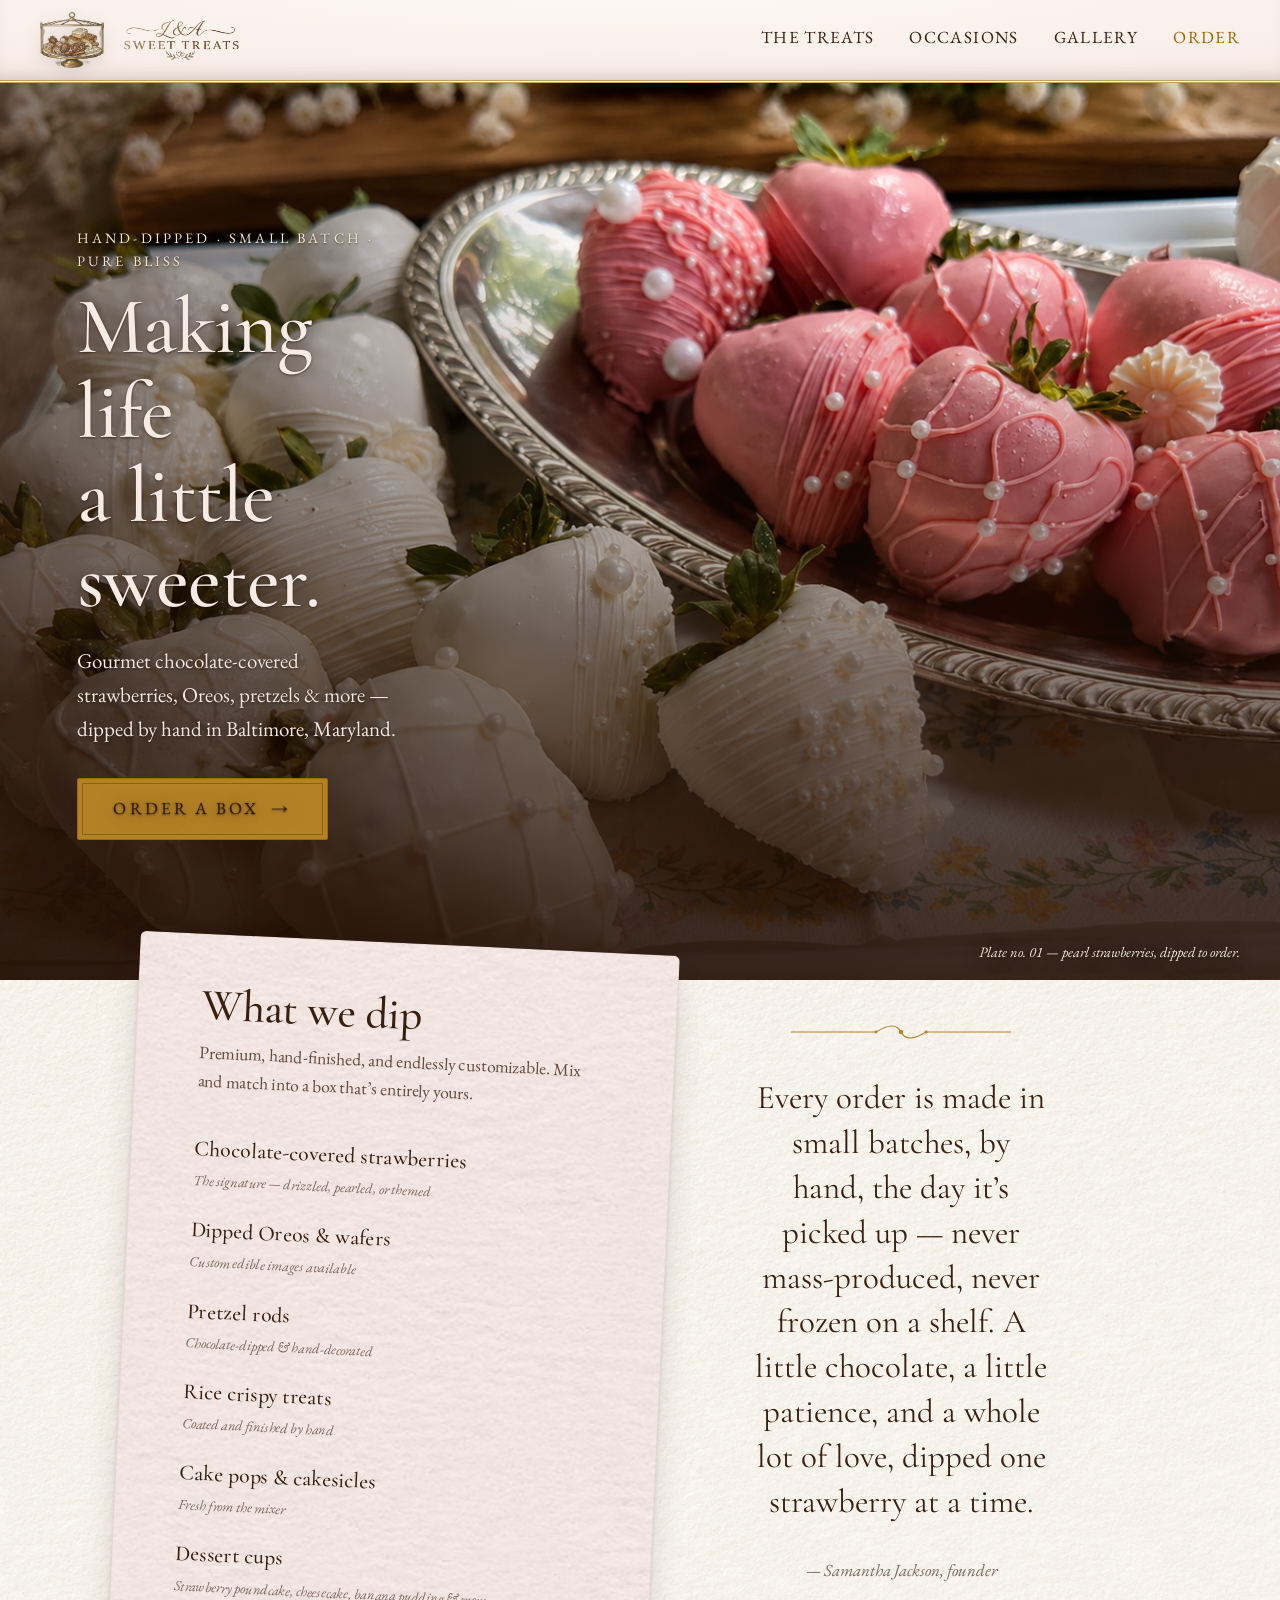
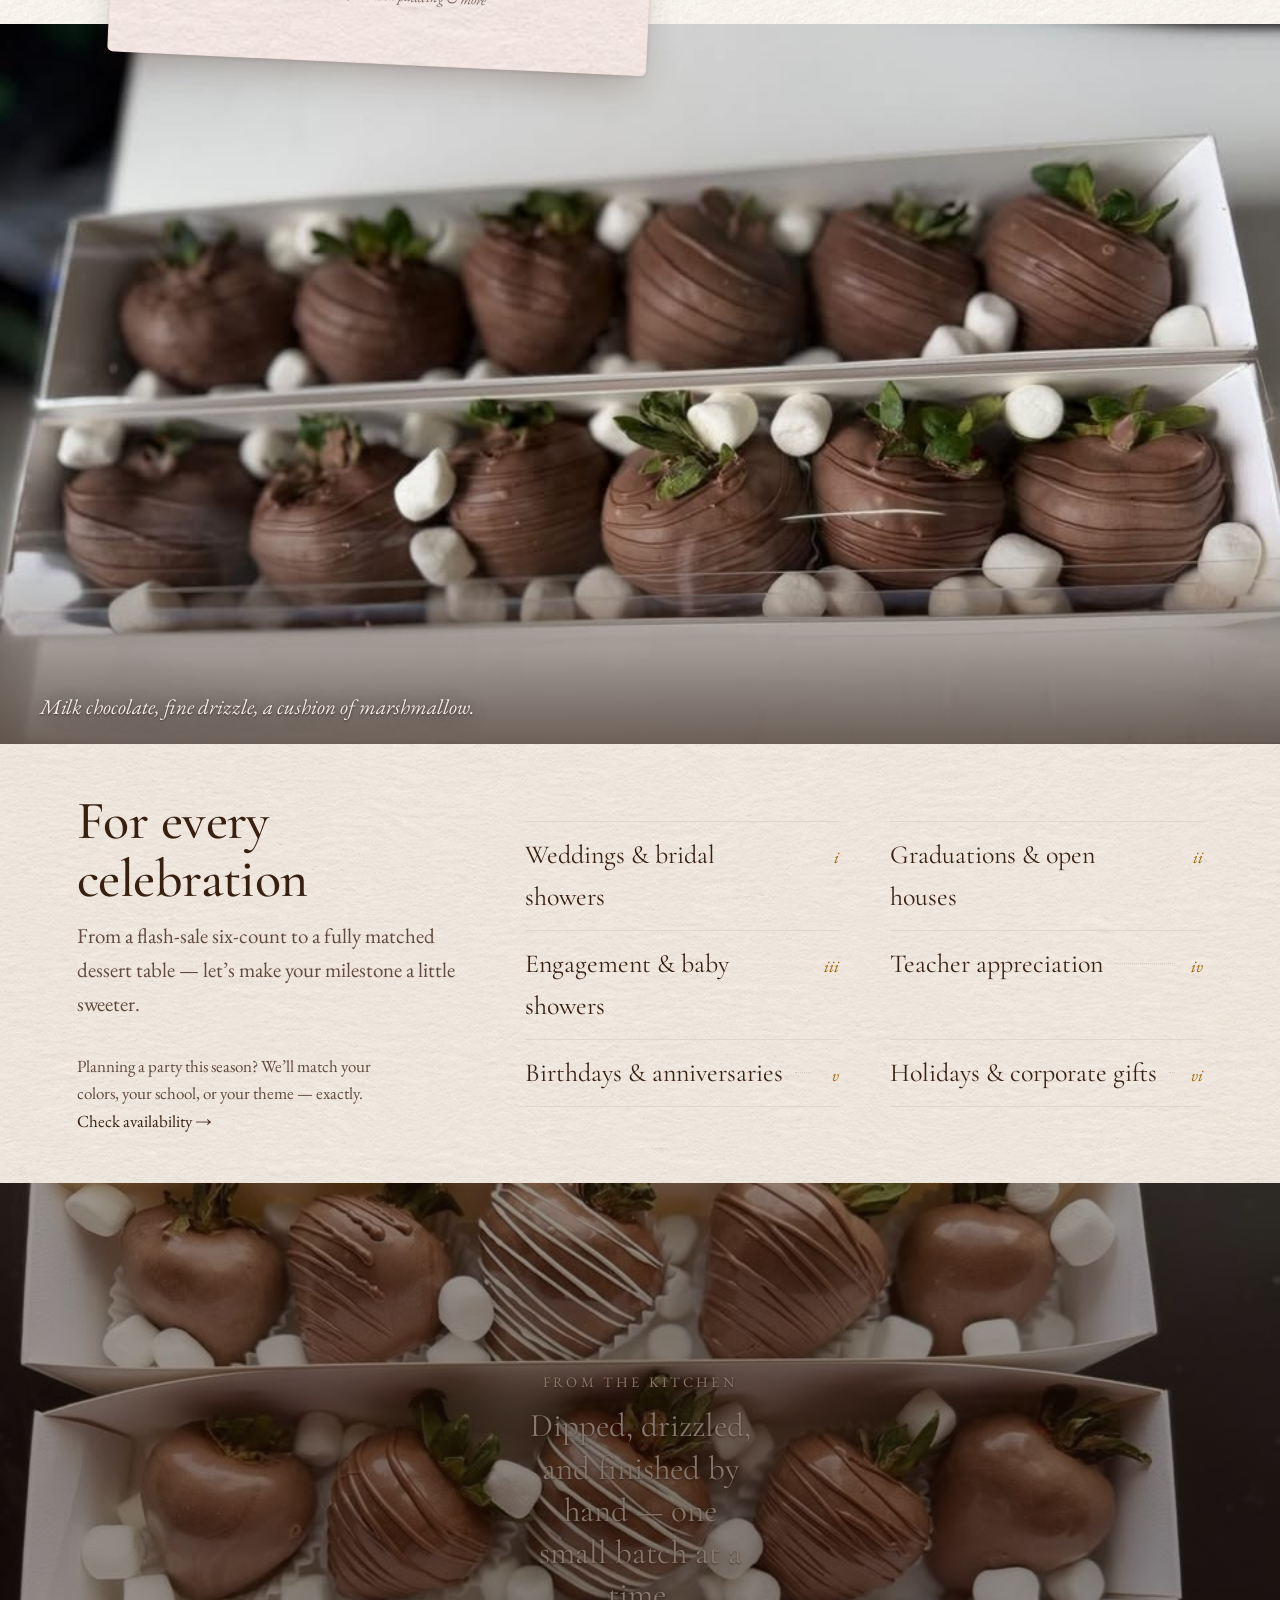
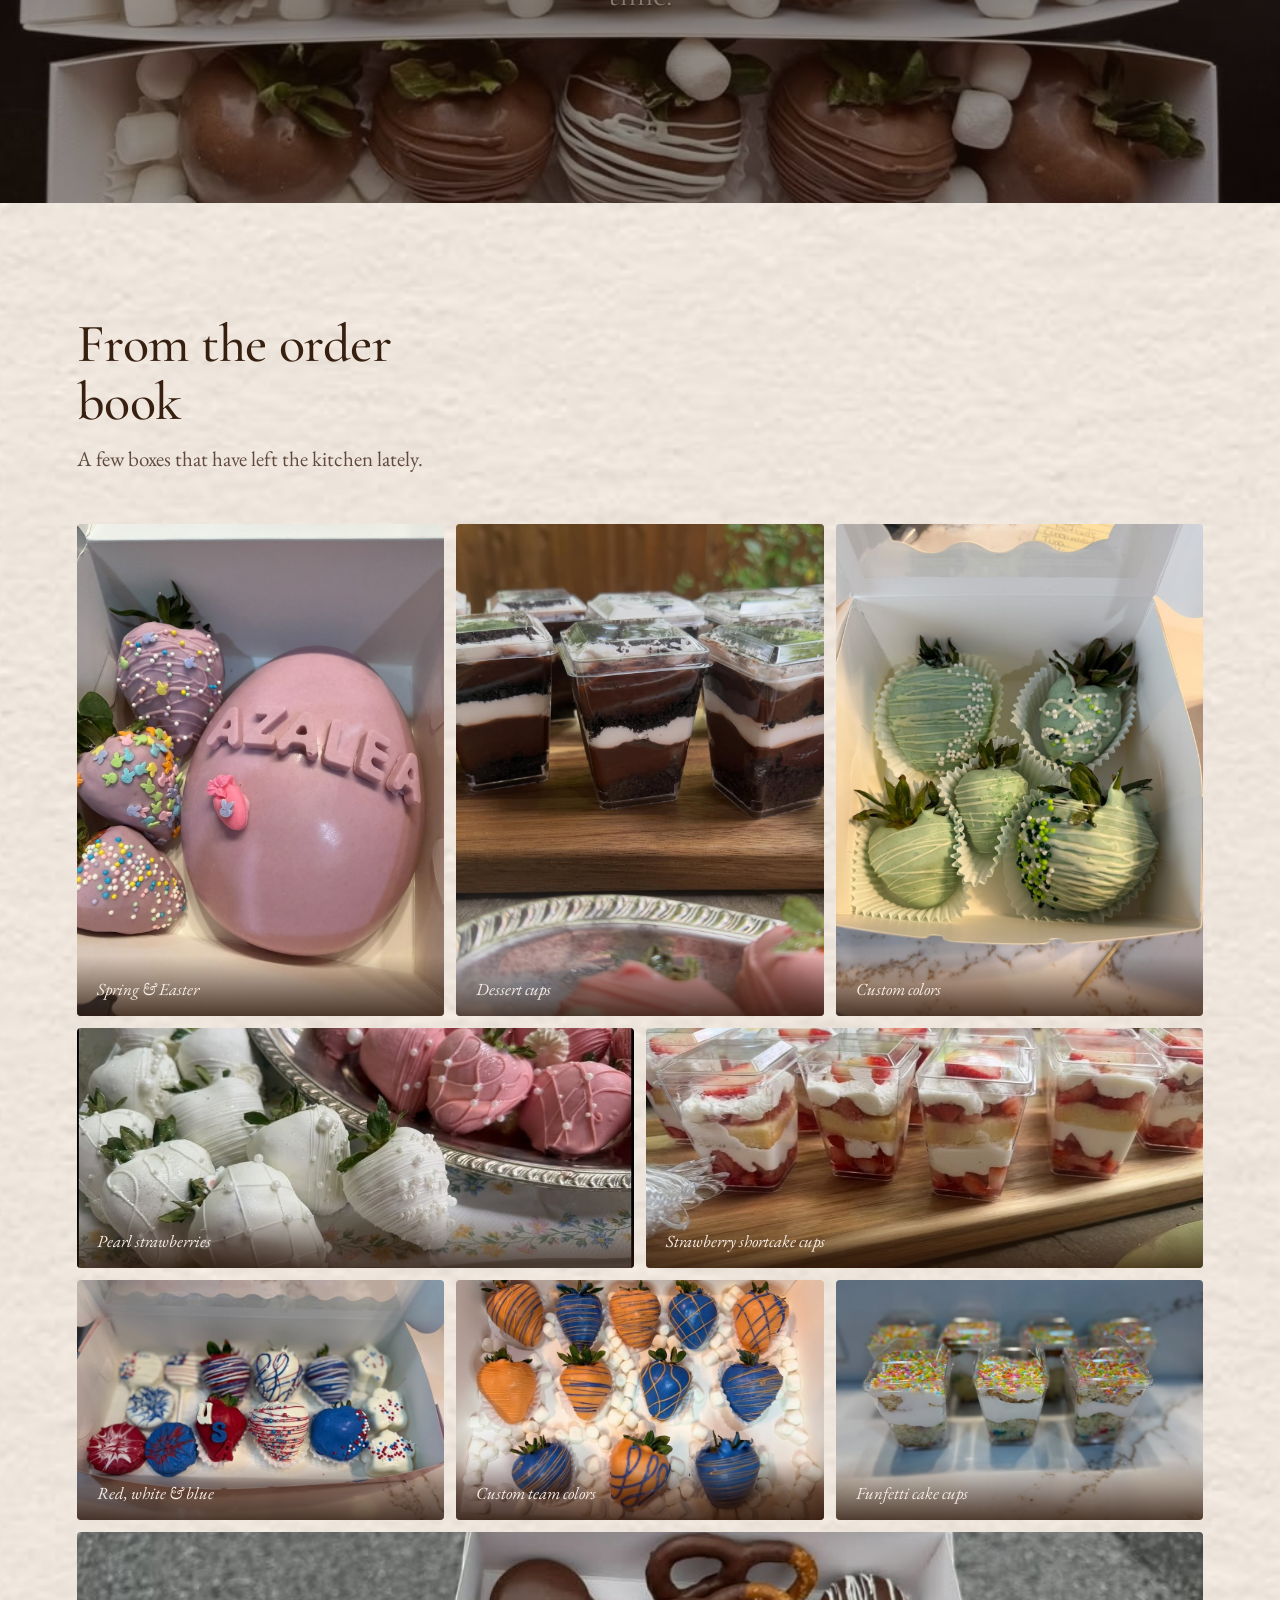
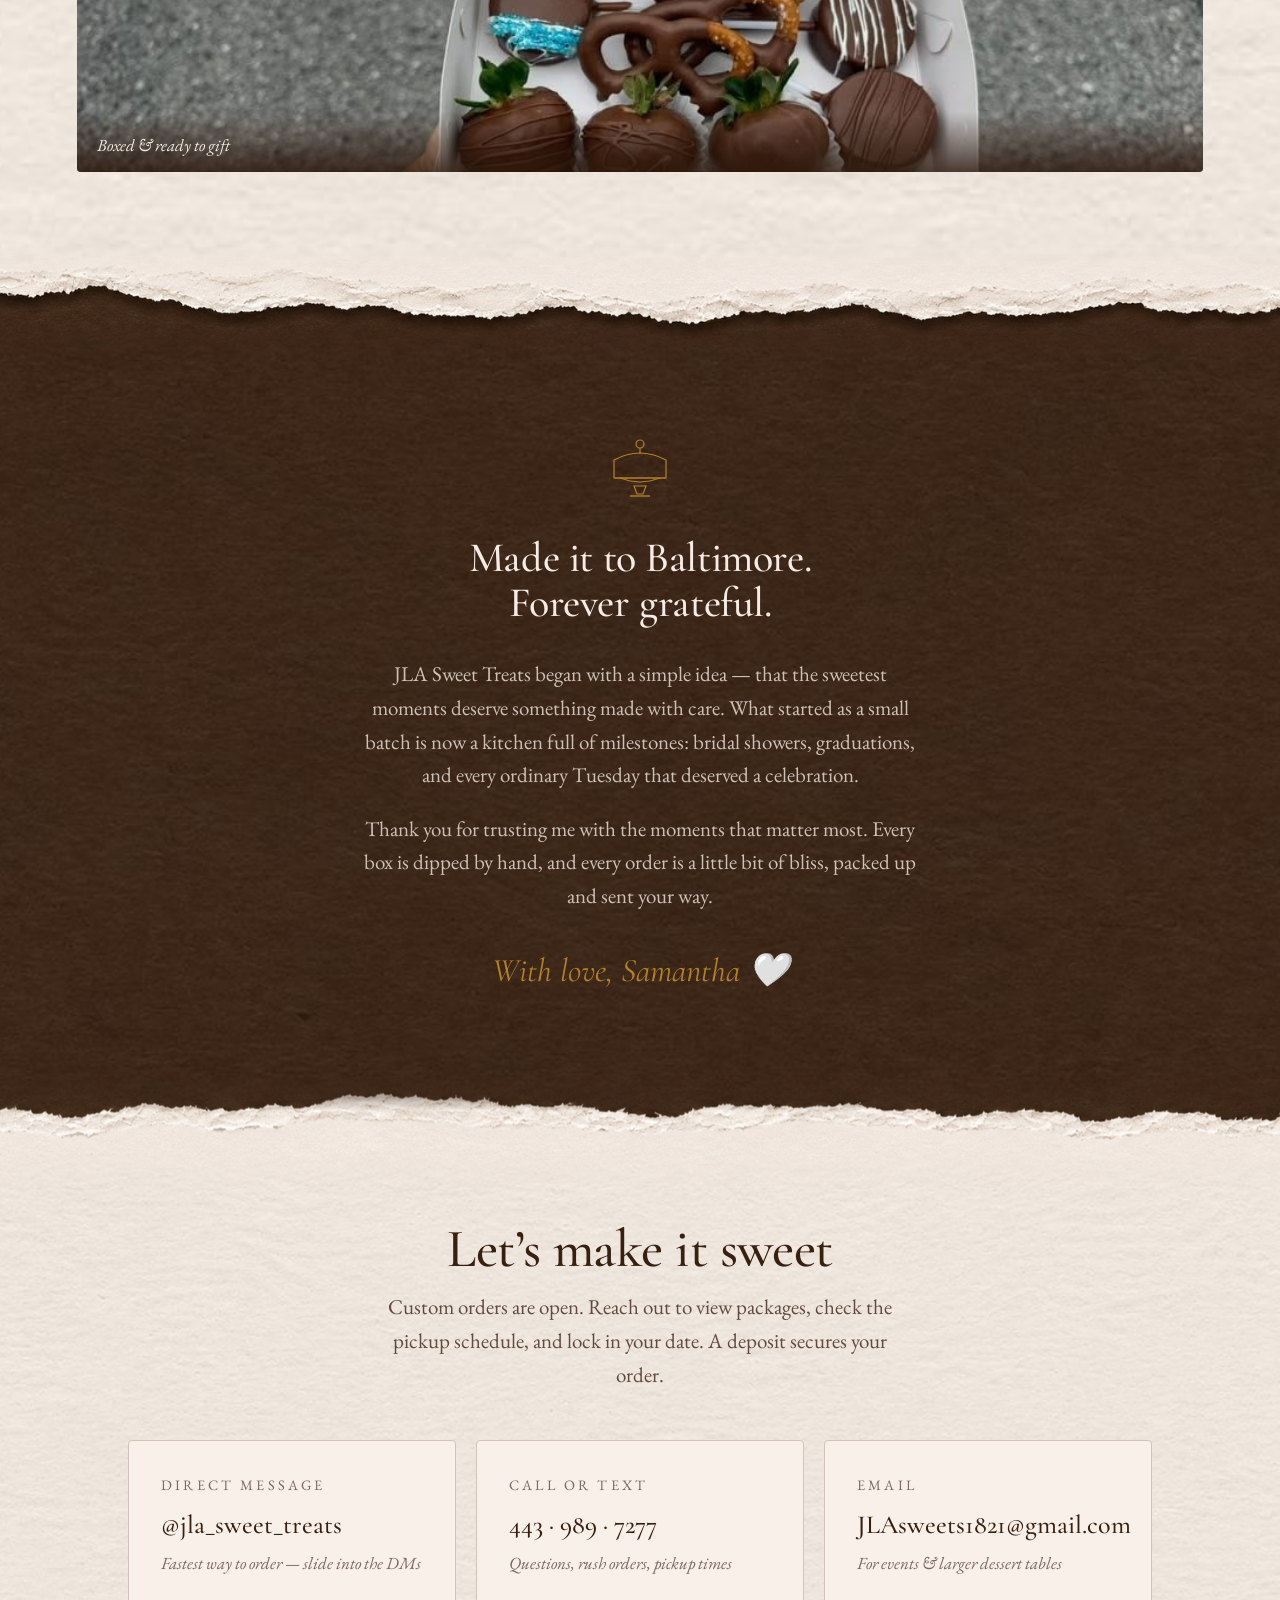
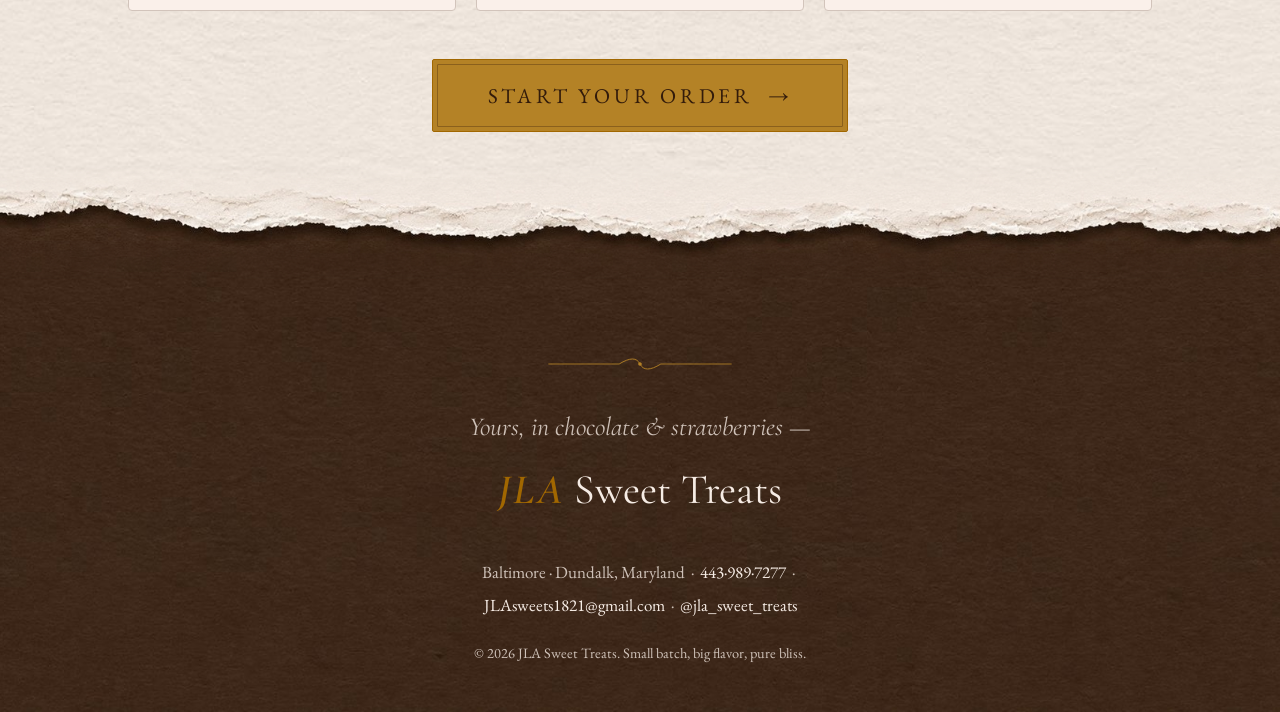
<file: site/index.html>
<!DOCTYPE html>
<html lang="en">
<head>
  <meta charset="UTF-8" />
  <meta name="viewport" content="width=device-width, initial-scale=1.0" />
  <title>JLA Sweet Treats · Hand-dipped gourmet treats in Baltimore, MD</title>
  <meta name="description" content="JLA Sweet Treats by Samantha Jackson — small-batch, hand-dipped chocolate strawberries, Oreos, pretzels, cake pops & dessert cups in Baltimore, Maryland. Custom orders for every celebration." />

  <link rel="icon" type="image/png" href="assets/new-favicon.png" />
  <link rel="apple-touch-icon" href="assets/new-favicon.png" />
  <link rel="preconnect" href="https://fonts.googleapis.com" />
  <link rel="preconnect" href="https://fonts.gstatic.com" crossorigin />
  <link href="https://fonts.googleapis.com/css2?family=Caveat:wght@500;700&family=Cormorant+Garamond:wght@400;500;600;700&family=EB+Garamond:ital,wght@0,400;0,500;1,400&display=swap" rel="stylesheet" />

  <link rel="preload" as="image" href="assets/header.png" fetchpriority="high" />
  <link rel="stylesheet" href="css/tokens.css" />
  <link rel="stylesheet" href="css/styles.css" />
</head>
<body>

  <a class="skip-link" href="#main">Skip to content</a>

  <!-- ============ NAV · N6 masthead (mobile) → compact sticky bar (desktop) ============ -->
  <header class="masthead" role="banner">
    <p class="masthead__issue">
      <span class="masthead__place">Baltimore · Dundalk, Maryland</span><span class="masthead__sep"> — </span><span class="masthead__tag">small batches, big flavor</span>
    </p>
    <a class="masthead__brand" href="#top" aria-label="JLA Sweet Treats — home">
      <img class="brand-full" src="assets/mobile-logo.png" alt="JLA Sweet Treats" width="634" height="553" fetchpriority="high" />
      <img class="brand-dome" src="assets/logo-semil-t.png" alt="" width="385" height="337" />
      <img class="brand-name" src="assets/logo-name-t.png" alt="JLA Sweet Treats" width="447" height="155" />
    </a>
    <nav class="masthead__nav" aria-label="Primary">
      <a href="#treats">The Treats</a>
      <a href="#occasions">Occasions</a>
      <a href="#gallery">Gallery</a>
      <a href="#order" class="masthead__cta">Order</a>
    </nav>
  </header>

  <main id="main">
    <span id="top"></span>

    <!-- ============ HERO · H6 Photographic fold ============ -->
    <section class="hero" aria-labelledby="hero-title">
      <img class="hero__img" src="assets/header.png"
           alt="White and pink chocolate-dipped strawberries finished with sugar pearls, arranged on a silver tray and a floral-lined platter."
           fetchpriority="high" width="1672" height="941" />
      <div class="hero__scrim" aria-hidden="true"></div>
      <div class="hero__copy">
        <p class="hero__eyebrow">Hand-dipped · Small batch · Pure bliss</p>
        <h1 class="hero__title" id="hero-title">Making life<br />a little sweeter.</h1>
        <p class="hero__lede">Gourmet chocolate-covered strawberries, Oreos, pretzels &amp; more —
          dipped by hand in Baltimore, Maryland.</p>
        <a class="btn btn--gold" href="#order">Order a box<span class="btn__arrow" aria-hidden="true">→</span></a>
      </div>
      <p class="hero__caption">Plate no.&nbsp;01 — pearl strawberries, dipped to order.</p>
    </section>

    <!-- ============ THE TABLE · founder note (left) + "What we dip" card slid across it ============ -->
    <section class="table treats--dots reveal" id="treats" aria-labelledby="treats-title">
      <div class="table__inner">
      <div class="lede-band">
      <span class="ornament ornament--flourish" aria-hidden="true">
        <svg viewBox="0 0 240 24" width="240" height="24" role="img" aria-label="">
          <path d="M10 12 H95 M230 12 H145" stroke="currentColor" stroke-width="1" fill="none"/>
          <path d="M95 12 C108 4 116 4 120 12 C124 20 132 20 145 12" stroke="currentColor" stroke-width="1.1" fill="none"/>
          <circle cx="120" cy="12" r="2.2" fill="currentColor"/>
          <circle cx="95" cy="12" r="1.4" fill="currentColor"/>
          <circle cx="145" cy="12" r="1.4" fill="currentColor"/>
        </svg>
      </span>
      <p class="lede-band__text">
        Every order is made in small batches, by hand, the day it&rsquo;s picked up — never
        mass-produced, never frozen on a shelf. A little chocolate, a little patience, and a
        whole lot of love, dipped one strawberry at a time.
      </p>
      <p class="lede-band__sign">— Samantha Jackson, founder</p>
      </div><!-- /.lede-band -->

      <div class="treats__panel">
      <div class="treats__card">
      <button type="button" class="treats__close" data-wwd-close aria-label="Close menu">&times;</button>
      <div class="section-head">
        <h2 class="section-head__title" id="treats-title">What we dip</h2>
        <p class="section-head__sub">Premium, hand-finished, and endlessly customizable.
          Mix and match into a box that&rsquo;s entirely yours.</p>
      </div>

      <ol class="menu">
        <li class="menu__row">
          <span class="menu__name">Chocolate-covered strawberries</span>
          <span class="menu__dots" aria-hidden="true"></span>
          <span class="menu__note">The signature — drizzled, pearled, or themed</span>
        </li>
        <li class="menu__row">
          <span class="menu__name">Dipped Oreos &amp; wafers</span>
          <span class="menu__dots" aria-hidden="true"></span>
          <span class="menu__note">Custom edible images available</span>
        </li>
        <li class="menu__row">
          <span class="menu__name">Pretzel rods</span>
          <span class="menu__dots" aria-hidden="true"></span>
          <span class="menu__note">Chocolate-dipped &amp; hand-decorated</span>
        </li>
        <li class="menu__row">
          <span class="menu__name">Rice crispy treats</span>
          <span class="menu__dots" aria-hidden="true"></span>
          <span class="menu__note">Coated and finished by hand</span>
        </li>
        <li class="menu__row">
          <span class="menu__name">Cake pops &amp; cakesicles</span>
          <span class="menu__dots" aria-hidden="true"></span>
          <span class="menu__note">Fresh from the mixer</span>
        </li>
        <li class="menu__row">
          <span class="menu__name">Dessert cups</span>
          <span class="menu__dots" aria-hidden="true"></span>
          <span class="menu__note">Strawberry poundcake, cheesecake, banana pudding &amp; more</span>
        </li>
      </ol>
      </div><!-- /.treats__card -->
      <img class="treats__hint" src="assets/taptosee.png" alt="Tap to see what we dip" width="289" height="156" />
      </div><!-- /.treats__panel -->
      </div><!-- /.table__inner -->
    </section>

    <!-- ============ PHOTO FOLD ============ -->
    <section class="photo-fold reveal" aria-label="Milk chocolate strawberries">
      <img class="photo-fold__img" src="assets/photofold-choc.jpg"
           alt="Two boxes of milk-chocolate-dipped strawberries with fine drizzle, tucked among mini marshmallows."
           loading="lazy" width="960" height="720" />
      <p class="photo-fold__caption">Milk chocolate, fine drizzle, a cushion of marshmallow.</p>
    </section>

    <!-- ============ OCCASIONS ============ -->
    <section class="occasions" id="occasions" aria-labelledby="occasions-title">
      <div class="occasions__layout reveal">

        <div class="occasions__intro">
          <h2 class="section-head__title" id="occasions-title">For every celebration</h2>
          <p class="section-head__sub">From a flash-sale six-count to a fully matched dessert table —
            let&rsquo;s make your milestone a little sweeter.</p>
          <p class="occasions__note">
            Planning a party this season? We&rsquo;ll match your colors, your school, or your
            theme — exactly.<br />
            <a class="link" href="#order">Check availability →</a>
          </p>
        </div>

        <ol class="occasions__list">
          <li class="occasion"><span class="occasion__label">Weddings &amp; bridal showers</span><span class="occasion__lead" aria-hidden="true"></span><span class="occasion__no">i</span></li>
          <li class="occasion"><span class="occasion__label">Graduations &amp; open houses</span><span class="occasion__lead" aria-hidden="true"></span><span class="occasion__no">ii</span></li>
          <li class="occasion"><span class="occasion__label">Engagement &amp; baby showers</span><span class="occasion__lead" aria-hidden="true"></span><span class="occasion__no">iii</span></li>
          <li class="occasion"><span class="occasion__label">Teacher appreciation</span><span class="occasion__lead" aria-hidden="true"></span><span class="occasion__no">iv</span></li>
          <li class="occasion"><span class="occasion__label">Birthdays &amp; anniversaries</span><span class="occasion__lead" aria-hidden="true"></span><span class="occasion__no">v</span></li>
          <li class="occasion"><span class="occasion__label">Holidays &amp; corporate gifts</span><span class="occasion__lead" aria-hidden="true"></span><span class="occasion__no">vi</span></li>
        </ol>

      </div>
    </section>

    <!-- ============ PROCESS · video band ============ -->
    <section class="process reveal" aria-label="In the kitchen">
      <video class="process__video" autoplay muted loop playsinline preload="metadata"
             poster="assets/poster-choc.jpg">
        <source src="assets/process.mp4" type="video/mp4" />
      </video>
      <div class="process__copy">
        <p class="process__eyebrow">From the kitchen</p>
        <p class="process__line">Dipped, drizzled, and finished by hand —
          one small batch at a time.</p>
      </div>
    </section>

    <!-- ============ GALLERY ============ -->
    <section class="gallery" id="gallery" aria-labelledby="gallery-title">
      <div class="section-head reveal">
        <h2 class="section-head__title" id="gallery-title">From the order book</h2>
        <p class="section-head__sub">A few boxes that have left the kitchen lately.</p>
      </div>

      <div class="gallery__grid reveal">
        <figure class="gallery__item gallery__item--pa">
          <img src="assets/gallery-easter.jpg" loading="lazy" width="1206" height="1608"
               alt="Pastel pink Easter strawberries with bunny sprinkles beside a hand-stamped chocolate egg." />
          <figcaption>Spring &amp; Easter</figcaption>
        </figure>
        <figure class="gallery__item gallery__item--pb">
          <img src="assets/gallery-oreocups.jpg" loading="lazy" width="1080" height="1438"
               alt="Layered chocolate-and-Oreo dessert cups lined up on a wooden board." />
          <figcaption>Dessert cups</figcaption>
        </figure>
        <figure class="gallery__item gallery__item--pc">
          <img src="assets/gallery-green.jpg" loading="lazy" width="1206" height="1608"
               alt="Sage-green dipped strawberries drizzled and finished with white and green pearls." />
          <figcaption>Custom colors</figcaption>
        </figure>
        <figure class="gallery__item gallery__item--la">
          <img src="assets/gallery-pearl.jpg" loading="lazy" width="960" height="714"
               alt="Pink and white chocolate-dipped strawberries finished with sugar pearls on a silver tray." />
          <figcaption>Pearl strawberries</figcaption>
        </figure>
        <figure class="gallery__item gallery__item--lb">
          <img src="assets/gallery-shortcake.jpg" loading="lazy" width="960" height="717"
               alt="Strawberry shortcake dessert cups layered with cream, sponge cake, and fresh strawberries." />
          <figcaption>Strawberry shortcake cups</figcaption>
        </figure>
        <figure class="gallery__item gallery__item--lc">
          <img src="assets/gallery-patriotic.jpg" loading="lazy" width="960" height="720"
               alt="Red, white, and blue dipped strawberries and Oreos with stars in a patriotic box." />
          <figcaption>Red, white &amp; blue</figcaption>
        </figure>
        <figure class="gallery__item gallery__item--ld">
          <img src="assets/gallery-team.jpg" loading="lazy" width="960" height="720"
               alt="Blue and orange dipped strawberries drizzled in team colors among mini marshmallows." />
          <figcaption>Custom team colors</figcaption>
        </figure>
        <figure class="gallery__item gallery__item--le">
          <img src="assets/gallery-funfetti.jpg" loading="lazy" width="960" height="721"
               alt="Funfetti cake cups layered with vanilla cake, cream, and rainbow nonpareil sprinkles." />
          <figcaption>Funfetti cake cups</figcaption>
        </figure>
        <figure class="gallery__item gallery__item--lf">
          <img src="assets/gallery-lifestyle.jpg" loading="lazy" width="960" height="720"
               alt="A hand holding a window box of milk-chocolate strawberries, dipped Oreos, and a chocolate pretzel." />
          <figcaption>Boxed &amp; ready to gift</figcaption>
        </figure>
      </div>
    </section>

    <!-- paper tear: cream → brown -->
    <div class="seam seam--cream-brown" aria-hidden="true"><img src="assets/upper-transtion.jpg" alt="" width="1700" height="226" /></div>

    <!-- ============ FOUNDER NOTE · textured brown band ============ -->
    <section class="founder reveal" aria-labelledby="founder-title">
      <span class="ornament ornament--dome" aria-hidden="true">
        <svg viewBox="0 0 80 70" width="80" height="70" role="img" aria-label="">
          <path d="M40 6 a4 4 0 0 1 0 8 a4 4 0 0 1 0 -8 Z M40 14 V20" stroke="currentColor" stroke-width="1.2" fill="none"/>
          <path d="M14 26 Q40 12 66 26 V44 H14 Z" stroke="currentColor" stroke-width="1.2" fill="none"/>
          <line x1="14" y1="44" x2="66" y2="44" stroke="currentColor" stroke-width="1.2"/>
          <path d="M20 44 q20 8 40 0" stroke="currentColor" stroke-width="1" fill="none"/>
          <path d="M34 52 h12 l-3 8 h-6 Z" stroke="currentColor" stroke-width="1.2" fill="none"/>
          <line x1="30" y1="62" x2="50" y2="62" stroke="currentColor" stroke-width="1.4"/>
        </svg>
      </span>
      <h2 class="founder__title" id="founder-title">Made it to Baltimore.<br />Forever grateful.</h2>
      <p class="founder__body">
        JLA Sweet Treats began with a simple idea — that the sweetest moments deserve something
        made with care. What started as a small batch is now a kitchen full of milestones:
        bridal showers, graduations, and every ordinary Tuesday that deserved a celebration.
      </p>
      <p class="founder__body">
        Thank you for trusting me with the moments that matter most. Every box is dipped by
        hand, and every order is a little bit of bliss, packed up and sent your way.
      </p>
      <p class="founder__sign">With love, Samantha 🤍</p>
    </section>

    <!-- paper tear: brown → cream -->
    <div class="seam seam--brown-cream" aria-hidden="true"><img src="assets/lower-transition.png" alt="" width="2170" height="275" /></div>

    <!-- ============ ORDER / CONTACT ============ -->
    <section class="order" id="order" aria-labelledby="order-title">
      <div class="order__inner reveal">
        <h2 class="order__title" id="order-title">Let&rsquo;s make it sweet</h2>
        <p class="order__sub">Custom orders are open. Reach out to view packages, check the
          pickup schedule, and lock in your date. A deposit secures your order.</p>

        <div class="order__methods">
          <a class="contact-card" href="https://www.instagram.com/jla_sweet_treats/" target="_blank" rel="noopener">
            <span class="contact-card__label">Direct message</span>
            <span class="contact-card__value">@jla_sweet_treats</span>
            <span class="contact-card__hint">Fastest way to order — slide into the DMs</span>
          </a>
          <a class="contact-card" href="tel:+14439897277">
            <span class="contact-card__label">Call or text</span>
            <span class="contact-card__value">443&nbsp;·&nbsp;989&nbsp;·&nbsp;7277</span>
            <span class="contact-card__hint">Questions, rush orders, pickup times</span>
          </a>
          <a class="contact-card" href="mailto:JLAsweets1821@gmail.com">
            <span class="contact-card__label">Email</span>
            <span class="contact-card__value">JLAsweets1821@gmail.com</span>
            <span class="contact-card__hint">For events &amp; larger dessert tables</span>
          </a>
        </div>

        <button type="button" class="btn btn--gold btn--lg" id="openOrder" data-order-open>Start your order<span class="btn__arrow" aria-hidden="true">→</span></button>
      </div>
    </section>
  </main>

  <!-- paper tear: cream → brown -->
  <div class="seam seam--cream-brown" aria-hidden="true"><img src="assets/upper-transtion.jpg" alt="" width="1700" height="226" /></div>

  <!-- ============ FOOTER · Ft6 Letter close ============ -->
  <footer class="footer" role="contentinfo">
    <div class="footer__inner">
      <span class="ornament ornament--flourish footer__flourish" aria-hidden="true">
        <svg viewBox="0 0 240 24" width="200" height="20" role="img" aria-label="">
          <path d="M10 12 H95 M230 12 H145" stroke="currentColor" stroke-width="1" fill="none"/>
          <path d="M95 12 C108 4 116 4 120 12 C124 20 132 20 145 12" stroke="currentColor" stroke-width="1.1" fill="none"/>
          <circle cx="120" cy="12" r="2.2" fill="currentColor"/>
        </svg>
      </span>
      <p class="footer__close">Yours, in chocolate &amp; strawberries —</p>
      <p class="footer__brand"><span class="wordmark__script">JLA</span> Sweet Treats</p>
      <p class="footer__meta">
        Baltimore · Dundalk, Maryland &nbsp;·&nbsp;
        <a class="link" href="tel:+14439897277">443·989·7277</a> &nbsp;·&nbsp;
        <a class="link" href="mailto:JLAsweets1821@gmail.com">JLAsweets1821@gmail.com</a> &nbsp;·&nbsp;
        <a class="link" href="https://www.instagram.com/jla_sweet_treats/" target="_blank" rel="noopener">@jla_sweet_treats</a>
      </p>
      <p class="footer__fine">© 2026 JLA Sweet Treats. Small batch, big flavor, pure bliss.</p>
    </div>
  </footer>

  <!-- ============ ORDER FORM · modal dialog ============ -->
  <dialog id="orderForm" class="order-modal" aria-labelledby="orderForm-title">
    <form class="order-form" novalidate>
      <button type="button" class="order-form__close" data-order-close aria-label="Close">&times;</button>
      <h2 class="order-form__title" id="orderForm-title">Start your order</h2>
      <p class="order-form__intro">Tell me a little about your treats and I&rsquo;ll get right back to you to confirm details, pricing &amp; pickup.</p>

      <label>Your name
        <input name="name" type="text" autocomplete="name" required />
      </label>
      <div class="order-form__row">
        <label>Email
          <input name="email" type="email" autocomplete="email" required />
        </label>
        <label>Phone
          <input name="phone" type="tel" autocomplete="tel" inputmode="tel" />
        </label>
      </div>
      <div class="order-form__row">
        <label>Event date
          <input name="date" type="date" />
        </label>
        <label>Occasion
          <input name="occasion" type="text" placeholder="Birthday, bridal shower…" />
        </label>
      </div>
      <label>What can I make for you?
        <textarea name="details" rows="4" required placeholder="e.g. 2 dozen pink &amp; white pearl strawberries + a dozen dipped Oreos"></textarea>
      </label>

      <p class="order-form__note">Your request opens an email to <strong>JLAsweets1821@gmail.com</strong> with everything filled in — just hit send.</p>
      <button type="submit" class="btn btn--gold btn--lg order-form__submit">Send request<span class="btn__arrow" aria-hidden="true">→</span></button>
    </form>
  </dialog>

  <script src="js/main.js"></script>
</body>
</html>
</file>
<file: site/css/tokens.css>
/* Hallmark · tokens · JLA Sweet Treats
 * theme: custom · vibe: "vintage patisserie, blush & gold, hand-dipped"
 * paper: oklch(95% 0.014 45) · accent: oklch(64% 0.12 78)
 * display: Cormorant Garamond · body: EB Garamond
 * axes: light / roman-serif / chromatic-amber-gold (~78°)
 */

:root {
  /* ---- Colour · OKLCH, tinted toward blush + gold, no pure #000/#fff ---- */
  --color-paper:      oklch(96% 0.013 50);   /* blush-cream base surface */
  --color-paper-2:    oklch(93% 0.019 38);   /* deeper blush band */
  --color-paper-3:    oklch(89% 0.026 32);   /* deepest blush (cards / wells) */
  --color-cocoa:      oklch(28% 0.045 52);   /* deep chocolate band */
  --color-cocoa-2:    oklch(23% 0.040 50);   /* darkest chocolate */

  --color-ink:        oklch(27% 0.045 50);   /* chocolate text on light */
  --color-ink-2:      oklch(43% 0.038 52);   /* secondary text */
  --color-paper-ink:  oklch(95% 0.015 60);   /* cream text on dark cocoa */
  --color-paper-ink2: oklch(82% 0.020 60);   /* secondary text on dark */

  --color-rule:       oklch(83% 0.020 55);   /* hairline divider */
  --color-rule-2:     oklch(88% 0.016 50);   /* faint divider */
  --color-rule-gold:  oklch(72% 0.080 80);   /* gold hairline */
  --color-muted:      oklch(53% 0.030 50);   /* de-emphasised text */

  --color-accent:     oklch(64% 0.120 78);   /* antique gold — the signal */
  --color-accent-deep:oklch(56% 0.135 76);   /* gold pressed / hover */
  --color-accent-ink: oklch(25% 0.045 55);   /* chocolate text on gold fill */
  --color-focus:      oklch(58% 0.155 78);   /* focus ring — gold, high chroma */

  /* ---- Type ---- */
  --font-display: "Cormorant Garamond", "Cormorant", ui-serif, Georgia, serif;
  --font-body:    "EB Garamond", ui-serif, Georgia, serif;

  /* Major-third (1.25) scale, 16px base */
  --text-xs:   0.8rem;
  --text-sm:   0.9rem;
  --text-base: 1.0625rem;   /* 17px — Garamond reads small; lift the floor */
  --text-md:   1.3125rem;
  --text-lg:   1.625rem;
  --text-xl:   2.0625rem;
  --text-2xl:  2.625rem;
  --text-3xl:  3.375rem;
  --text-display:   clamp(2.75rem, 5vw + 1rem, 5.25rem);
  --text-display-s: clamp(2.25rem, 3.5vw + 1rem, 3.75rem);

  --tracking-label: 0.22em;   /* tracked small-caps labels */
  --tracking-tight: -0.01em;

  /* ---- Spacing · 4pt scale ---- */
  --space-2xs: 0.25rem;
  --space-xs:  0.5rem;
  --space-sm:  0.75rem;
  --space-md:  1.25rem;
  --space-lg:  2rem;
  --space-xl:  3rem;
  --space-2xl: 4.5rem;
  --space-3xl: 7rem;
  --space-4xl: 10rem;

  /* ---- Motion ---- */
  --ease-out:    cubic-bezier(0.16, 1, 0.3, 1);
  --ease-in:     cubic-bezier(0.7, 0, 0.84, 0);
  --ease-in-out: cubic-bezier(0.65, 0, 0.35, 1);
  --dur-micro: 120ms;
  --dur-short: 240ms;
  --dur-long:  560ms;

  /* ---- Paper textures (color-matched so torn seams blend) ---- */
  --color-seam-brown: #3d2819;   /* matches brown-texture + torn-edge browns */
  --color-seam-cream: #f0e6db;   /* matches torn-edge cream side */
  --img-paper-cream: url("../assets/paper-cream.jpg");
  --img-paper-blush: url("../assets/paper-blush.jpg");
  --img-brown:       url("../assets/brown-texture.jpg");
  --img-cardstock:   url("../assets/cardstock-texture.png");

  /* ---- Shadows ---- */
  --shadow-text: 0 1px 2px oklch(20% 0.03 50 / 0.6), 0 2px 18px oklch(16% 0.03 50 / 0.55);

  /* ---- Radius · soft, near-square (vintage, not pill) ---- */
  --radius-sm: 2px;
  --radius-md: 4px;

  /* ---- z-scale ---- */
  --z-base: 1;
  --z-grain: 2;
  --z-nav: 50;
  --z-top: 100;
}
</file>
<file: site/css/styles.css>
/* Hallmark · pre-emit critique: P5 H5 E5 S5 R5 V5
 * genre: editorial · macrostructure: Photographic (08) · H6 hero knobs: image=full-bleed, caption=lower-left, text=overlaid
 * theme: custom · vibe: "vintage patisserie, blush & gold, hand-dipped" · paper: oklch(96% 0.013 50) · accent: oklch(64% 0.120 78)
 * display: Cormorant Garamond · body: EB Garamond · axes: light / roman-serif / chromatic-amber-gold (~78°)
 * nav: N6 Newspaper masthead · footer: Ft6 Letter close · enrichment: real photography + Tier-B SVG ornaments + paper grain
 * studied: no · context: inferred (user delegated) · v1.1.0
 */

/* ---------- Reset / base ---------- */
*, *::before, *::after { box-sizing: border-box; }
html, body { overflow-x: clip; }
html { scroll-behavior: smooth; -webkit-text-size-adjust: 100%; }

body {
  margin: 0;
  background: var(--color-seam-cream);
  color: var(--color-ink);
  font-family: var(--font-body);
  font-size: var(--text-base);
  line-height: 1.62;
  font-feature-settings: "liga" 1, "kern" 1;
  -webkit-font-smoothing: antialiased;
  text-rendering: optimizeLegibility;
}

img, video { display: block; max-width: 100%; }
a { color: inherit; }

::selection { background: var(--color-accent); color: var(--color-accent-ink); }

@media (prefers-reduced-motion: no-preference) {
  :focus-visible {
    outline: 2px solid var(--color-focus);
    outline-offset: 3px;
    border-radius: var(--radius-sm);
  }
}
:focus-visible {
  outline: 2px solid var(--color-focus);
  outline-offset: 3px;
}

.skip-link {
  position: absolute; left: -999px; top: 0; z-index: var(--z-top);
  background: var(--color-cocoa); color: var(--color-paper-ink);
  padding: var(--space-sm) var(--space-md); font-family: var(--font-body);
}
.skip-link:focus { left: var(--space-md); top: var(--space-md); }

/* Real paper textures now carry the grain (see section backgrounds);
   the synthetic feTurbulence overlay is no longer needed. */
.grain { display: none; }

/* ---------- Shared display / labels ---------- */
h1, h2, h3 {
  font-family: var(--font-display);
  font-weight: 500;
  font-style: normal;             /* headers are roman — no italic headers */
  line-height: 1.06;
  letter-spacing: var(--tracking-tight);
  margin: 0;
}

.eyebrow, .hero__eyebrow, .process__eyebrow, .contact-card__label,
.masthead__issue {
  font-family: var(--font-body);
  text-transform: uppercase;
  letter-spacing: var(--tracking-label);
  font-size: var(--text-sm);
  color: var(--color-muted);
}

/* gold link with drawn underline */
.link {
  text-decoration: none;
  color: var(--color-ink);
  background-image: linear-gradient(var(--color-accent), var(--color-accent));
  background-size: 0% 1px;
  background-repeat: no-repeat;
  background-position: 0 100%;
  transition: background-size var(--dur-short) var(--ease-out), color var(--dur-micro) var(--ease-out);
}
.link:hover, .link:focus-visible { background-size: 100% 1px; color: var(--color-accent-deep); }

/* ---------- Buttons · "stamped gold" with a sweep fill ---------- */
.btn {
  position: relative;
  isolation: isolate;
  overflow: hidden;
  display: inline-flex;
  align-items: center;
  gap: 0.7em;
  font-family: var(--font-body);
  font-size: var(--text-base);
  letter-spacing: 0.18em;
  text-transform: uppercase;
  text-decoration: none;
  padding: 0.95em 2.1em;
  border: 1px solid var(--color-accent-deep);
  border-radius: var(--radius-sm);
  white-space: nowrap;
  transition: transform var(--dur-short) var(--ease-out), color var(--dur-short) var(--ease-out);
}
/* gold sweep fills from the left on hover (transform only) */
.btn::before {
  content: "";
  position: absolute; inset: 0; z-index: -1;
  background: var(--color-accent-deep);
  transform: scaleX(0);
  transform-origin: left center;
  transition: transform var(--dur-long) var(--ease-out);
}
/* inset hairline frame — the "stamped label" detail */
.btn::after {
  content: "";
  position: absolute; inset: 4px; z-index: -1;
  border: 1px solid currentColor;
  opacity: 0.32;
  border-radius: 1px;
  pointer-events: none;
}
.btn__arrow { transition: transform var(--dur-short) var(--ease-out); }
.btn:hover::before { transform: scaleX(1); }
.btn:hover .btn__arrow { transform: translateX(5px); }
.btn:hover { transform: translateY(-2px); }
.btn:active { transform: translateY(0); }

.btn--gold { background: var(--color-accent); color: var(--color-accent-ink); }
.btn--gold:hover { color: var(--color-paper-ink); }   /* sweep deepens to gold, text lightens */
.btn--lg { font-size: var(--text-md); padding: 1.05em 2.6em; }

/* ---------- Ornaments ---------- */
.ornament { color: var(--color-accent); display: inline-flex; }
.ornament svg { overflow: visible; }

/* ===================================================================
   NAV · mobile = centred lockup on paper · desktop = compact sticky bar
   =================================================================== */
.masthead {
  position: relative;
  z-index: var(--z-nav);
  /* "hard copy paper": warm cream + a baked-in fibrous grain, multiplied */
  background-color: var(--color-paper);
  background-image:
    radial-gradient(120% 140% at 50% 0%, oklch(98% 0.012 60) 0%, var(--color-paper) 55%, var(--color-paper-2) 100%),
    url("data:image/svg+xml,%3Csvg xmlns='http://www.w3.org/2000/svg' width='220' height='220'%3E%3Cfilter id='p'%3E%3CfeTurbulence type='fractalNoise' baseFrequency='0.82' numOctaves='2' stitchTiles='stitch'/%3E%3CfeColorMatrix type='saturate' values='0'/%3E%3C/filter%3E%3Crect width='100%25' height='100%25' filter='url(%23p)' opacity='0.4'/%3E%3C/svg%3E");
  background-blend-mode: normal, multiply;
  border-bottom: 3px double var(--color-rule-gold);
  box-shadow: inset 0 -14px 22px -18px oklch(28% 0.045 50 / 0.35);
  padding: var(--space-md) clamp(1rem, 4vw, 2.5rem);
  text-align: center;
}
.masthead__issue { margin: 0 0 var(--space-sm); font-size: var(--text-xs); }
.masthead__sep { display: none; }              /* dash hidden on mobile */
.masthead__tag { display: block; }             /* tagline drops to its own line */

.masthead__brand {
  display: inline-block; line-height: 0;
  transition: transform var(--dur-short) var(--ease-out);
}
.masthead__brand:hover { transform: translateY(-1px); }
.brand-full {
  height: clamp(116px, 15vw, 176px); width: auto;
  filter: drop-shadow(0 2px 10px oklch(28% 0.045 50 / 0.14));
}
.brand-dome, .brand-name { display: none; }    /* desktop-only pieces */

.masthead__nav {
  margin-top: var(--space-md);
  text-align: center;                /* inline-block links wrap + stay centred */
  font-family: var(--font-body);
}
.masthead__nav a {
  display: inline-block;
  margin: 0.3rem clamp(0.55rem, 2.6vw, 1.4rem);
  text-decoration: none;
  font-size: var(--text-base);
  letter-spacing: 0.08em;
  text-transform: uppercase;
  white-space: nowrap;
  padding-bottom: 3px;
  border-bottom: 1px solid transparent;
  transition: border-color var(--dur-short) var(--ease-out), color var(--dur-micro) var(--ease-out);
}
.masthead__nav a:hover { border-color: var(--color-accent); color: var(--color-accent-deep); }
.masthead__cta { color: var(--color-accent-deep); }
.masthead__cta:hover { border-color: var(--color-accent); }

/* Desktop ≥60rem — compact sticky bar: dome + wordmark left, links right */
@media (min-width: 60rem) {
  html { scroll-padding-top: 6rem; }
  .masthead {
    position: sticky; top: 0;
    display: flex;
    flex-direction: row;
    justify-content: space-between;
    align-items: center;
    gap: var(--space-lg);
    padding-block: var(--space-sm);
    text-align: left;
  }
  .masthead__issue { display: none; }
  .brand-full { display: none; }
  .masthead__brand { display: flex; align-items: center; gap: var(--space-md); }
  .brand-dome {
    display: block; height: 56px; width: auto;
    filter: drop-shadow(0 2px 8px oklch(28% 0.045 50 / 0.16));
  }
  .brand-name { display: block; height: 40px; width: auto; }
  .masthead__nav { margin-top: 0; white-space: nowrap; }
  .masthead__nav a { margin: 0 0 0 var(--space-lg); }
}

/* wordmark script — retained for the footer brand line */
.wordmark__script {
  font-family: var(--font-display);
  font-style: italic;            /* allowed: wordmark, not a heading */
  font-weight: 600;
  color: var(--color-accent-deep);
  letter-spacing: 0.05em;
}

/* ===================================================================
   HERO · H6 Photographic fold
   =================================================================== */
.hero {
  position: relative;
  min-height: 100vh;          /* fill the viewport on landing */
  display: grid;
  align-items: end;
  overflow: hidden;
}
.hero__img {
  position: absolute; inset: 0;
  width: 100%; height: 100%;
  object-fit: cover;
  object-position: 50% 50%;   /* centred so the top isn't cut on a full-height fold */
}
.hero__scrim {
  position: absolute; inset: 0;
  /* deeper bottom-left anchor so the copy always reads */
  background:
    linear-gradient(to top, oklch(20% 0.04 50 / 0.9) 0%, oklch(20% 0.04 50 / 0.55) 34%, oklch(20% 0.04 50 / 0.12) 64%, transparent 82%),
    linear-gradient(to right, oklch(20% 0.04 50 / 0.5) 0%, transparent 48%);
}
.hero__copy {
  position: relative;
  max-width: 40ch;
  margin: 0 clamp(1.25rem, 6vw, 6rem) clamp(3.5rem, 9vh, 6rem);
  color: var(--color-paper-ink);
  text-shadow: var(--shadow-text);
}
.hero__eyebrow { color: oklch(93% 0.03 75); margin: 0 0 var(--space-sm); }
.hero__title {
  color: var(--color-paper-ink);
  font-size: var(--text-display);
  font-weight: 500;
  margin-bottom: var(--space-md);
  text-shadow: var(--shadow-text);
}
.hero__lede {
  font-size: var(--text-md);
  max-width: 34ch;
  margin: 0 0 var(--space-lg);
  color: oklch(94% 0.015 60);
}
.hero__caption {
  position: absolute;
  right: clamp(1rem, 4vw, 2.5rem);
  bottom: var(--space-md);
  margin: 0;
  font-style: italic;
  font-size: var(--text-sm);
  color: oklch(94% 0.02 75);
  text-shadow: var(--shadow-text);
}

/* Desktop: centre the hero copy vertically so it doesn't hug the bottom of
   the full-height fold (mobile keeps its bottom anchor) */
@media (min-width: 60rem) {
  .hero { align-items: center; }
  .hero__copy { margin-block: 0; }
}

/* ===================================================================
   LEDE band
   =================================================================== */
.lede-band {
  text-align: center;
  max-width: 60ch;
  margin-inline: auto;
  padding: var(--space-3xl) clamp(1.25rem, 5vw, 2rem) var(--space-2xl);
  background: var(--color-seam-cream) var(--img-paper-cream) center / cover;
}
.ornament--flourish { margin-bottom: var(--space-lg); }
.lede-band__text {
  font-family: var(--font-display);
  font-size: var(--text-xl);
  font-weight: 400;
  line-height: 1.36;
  color: var(--color-ink);
  margin: 0 0 var(--space-lg);
}
.lede-band__sign { font-style: italic; color: var(--color-muted); margin: 0; }

/* ===================================================================
   Section heads
   =================================================================== */
.section-head { max-width: 52ch; margin-bottom: var(--space-xl); }
.section-head--center { margin-inline: auto; text-align: center; }
.section-head__title { font-size: var(--text-3xl); font-weight: 500; margin-bottom: var(--space-sm); }
.section-head__sub { font-size: var(--text-md); color: var(--color-ink-2); max-width: 48ch; margin: 0; }
.section-head--center .section-head__sub { margin-inline: auto; }

/* ===================================================================
   THE TREATS · menu list
   =================================================================== */
.treats {
  background: var(--color-paper-2) var(--img-paper-blush) center / cover;
  padding: var(--space-3xl) clamp(1.25rem, 6vw, 6rem);
}

/* "What we dip" — tunable knobs (overridable live by js/tune.js, then hard-coded here).
   Defaults keep the responsive clamps; the tuner replaces them with fixed px values. */
:root {
  --wwd-seg-shift:    -3px;                    /* segment vertical nudge (margin-top) */
  --wwd-band-h:        120px;                  /* dotted band min-height */
  --wwd-card-left:     60px;                   /* card left / bleed */
  --wwd-card-w:        650px;                  /* card width */
  --wwd-card-padl:     76px;                   /* card text inset */
  --wwd-card-x:        0px;                     /* card extra horizontal offset */
  --wwd-card-y:       -35px;                    /* card up/down nudge */
  --wwd-card-rot:      2.7deg;                  /* card resting tilt */
  --wwd-card-scale:    0.83;                    /* card size */
  --wwd-quote-x:      -57px;                    /* note left/right nudge */
  --wwd-quote-offset:  688px;                   /* note horizontal centring offset */
}

/* "What we dip" — a tilted blush-paper menu card floating on a dotted ground;
   the card slides in from the left on scroll */
.treats--dots {
  padding: var(--space-lg) clamp(1.25rem, 6vw, 4rem);
  overflow: hidden;                       /* contain the card's table-slide */
  background: var(--color-paper) var(--img-cardstock) center / cover;   /* cardstock surface */
}
/* the "table" holds the founder note (left) and the menu card (right) */
.table__inner {
  max-width: 76rem;
  margin-inline: auto;
  display: grid;
  grid-template-columns: 1fr;
  gap: var(--space-2xl);
  align-items: center;                     /* note sits vertically centred next to the card */
}
/* founder note sits straight on the cardstock segment */
.table .lede-band {
  background: none;
  max-width: 42ch;
  margin-inline: auto;
  padding: var(--space-md);
}
.treats__card {
  position: relative;
  width: min(42rem, 100%);
  margin-inline: auto;
  background: var(--color-paper-2) var(--img-paper-blush) center / cover;
  border: 1px solid oklch(88% 0.02 40 / 0.55);
  border-radius: 7px;
  padding: clamp(2rem, 5vw, 3.5rem) clamp(1.75rem, 5vw, 3rem) clamp(2.25rem, 5vw, 3.5rem);
  box-shadow:
    0 2px 4px oklch(30% 0.04 45 / 0.10),
    0 22px 48px -16px oklch(30% 0.05 45 / 0.34);
  /* start: off the left edge of the frame, over-rotated */
  transform: translate(-120px, 22px) rotate(5deg);
  opacity: 0;
  transition: transform 920ms var(--ease-out), opacity 600ms var(--ease-out);
}
/* slides in from the left edge of the frame and settles at a gentle tilt */
.treats--dots.is-in .treats__card { transform: translate(0, 0) rotate(2.4deg); opacity: 1; }
.treats--dots.reveal { opacity: 1; transform: none; }   /* the section itself doesn't fade — only the card slides */

@media (min-width: 60rem) {
  .treats--dots {
    position: relative;
    z-index: 3;                       /* card paints over the hero (above) & photo-fold (below) */
    overflow: visible;                /* let the card break out top & bottom */
    padding-block: var(--space-md);
    margin-top: var(--wwd-seg-shift); /* nudge the whole segment */
  }
  .table__inner {
    position: relative;
    max-width: none;                  /* full width so "left" means the screen edge */
    margin: 0;
    display: flex;
    align-items: center;
    justify-content: center;
    min-height: var(--wwd-band-h);    /* the dotted band is shorter than the card */
    padding-left: var(--wwd-quote-offset);   /* note sits right-of-centre */
    padding-right: clamp(1.5rem, 4vw, 4rem);
    gap: 0;
  }
  /* founder note: right-of-centre, vertically centred */
  .table .lede-band {
    width: min(28rem, 100%);
    margin: 0;
    padding: var(--space-md);
    transform: translateX(var(--wwd-quote-x));    /* horizontal nudge */
  }
  /* menu card: hugs & bleeds off the left edge (you see 3 sides + part of the 4th),
     and stands taller than the band so it pokes into the segments above & below */
  .treats__card {
    position: absolute;
    top: 54%;
    left: var(--wwd-card-left);
    width: var(--wwd-card-w);
    margin: 0;
    padding-left: var(--wwd-card-padl);         /* border bleeds off-screen, text stays inset */
    transform-origin: 0% 50%;                   /* scale toward the left so the bleed is kept */
    transform: translate(calc(var(--wwd-card-x) - 120px), calc(-50% + var(--wwd-card-y))) rotate(5deg) scale(var(--wwd-card-scale));
  }
  .treats--dots.is-in .treats__card {
    transform: translate(var(--wwd-card-x), calc(-50% + var(--wwd-card-y))) rotate(var(--wwd-card-rot)) scale(var(--wwd-card-scale));
  }
}

/* menu inside the card — clean left-aligned stack, no leader dots or dividers */
.treats__card .section-head { margin-bottom: var(--space-lg); max-width: none; }
.treats__card .menu { max-width: none; }
.treats__card .menu__row {
  grid-template-columns: 1fr;
  gap: var(--space-2xs);
  padding: var(--space-sm) 0;
  border-bottom: none;
}
.treats__card .menu__row:first-child { border-top: none; }
.treats__card .menu__dots { display: none; }
.treats__card .menu__note { text-align: left; }
.menu { list-style: none; margin: 0; padding: 0; max-width: 70ch; }
.menu__row {
  display: grid;
  grid-template-columns: auto 1fr auto;
  align-items: baseline;
  gap: var(--space-md);
  padding: var(--space-md) 0;
  border-bottom: 1px solid var(--color-rule);
}
.menu__row:first-child { border-top: 1px solid var(--color-rule); }
.menu__name { font-family: var(--font-display); font-size: var(--text-lg); font-weight: 500; }
.menu__dots { border-bottom: 1px dotted var(--color-rule); transform: translateY(-4px); }
.menu__note { font-style: italic; color: var(--color-muted); text-align: right; font-size: var(--text-base); }

/* panel is transparent on desktop so the card's absolute positioning still
   resolves against .table__inner; the hint is mobile-only */
.treats__panel { display: contents; }
.treats__hint { display: none; }
.treats__close { display: none; }   /* mobile-only close affordance */

/* ---- mobile "What we dip" peek · tunable knobs (overridable live by js/tune-mobile.js) ---- */
:root {
  --m-note-gap:   179px;    /* cream space under the founder note (holds the hint) */
  --m-card-top:  -65px;     /* peek card vertical position */
  --m-card-x:    -64%;      /* peek card tuck (translateX) */
  --m-card-rot:   12.5deg;  /* peek card rotation */
  --m-card-scale: 1;        /* peek card scale */
  --m-card-w:     338px;    /* peek card width (capped at 88vw) */
  --m-hint-top:   25px;     /* hint vertical */
  --m-hint-right: 9%;       /* hint horizontal (from the right) */
  --m-hint-w:     210px;    /* hint size (width) */
  --m-hint-rot:   0deg;     /* hint rotation */
}
/* mobile: "What we dip" floats over the photo below (reserves no band);
   tucked to the side, tap to slide it in/out */
@media (max-width: 60rem) {
  .treats--dots {
    position: relative;
    z-index: 5;            /* the card spills over the photo-fold beneath it */
    overflow: visible;
    padding-bottom: var(--m-note-gap);
  }
  .table__inner { position: relative; }
  /* panel anchors at the bottom of the note and holds the floating card + hint;
     it has no height of its own, so the photo below comes right up */
  .treats__panel { display: block; position: absolute; left: 0; right: 0; top: 100%; height: 0; }

  .treats__card,
  .treats--dots.is-in .treats__card {
    position: absolute;
    top: var(--m-card-top); left: 0;
    width: min(var(--m-card-w), 88vw);
    margin: 0;
    padding: var(--space-lg) var(--space-md);
    opacity: 1;
    transform-origin: 0 0;
    transform: translateX(var(--m-card-x)) rotate(var(--m-card-rot)) scale(var(--m-card-scale));
    transition: transform 560ms var(--ease-out);
    cursor: pointer;
    box-shadow: 12px 18px 34px -16px oklch(30% 0.05 45 / 0.55);
  }
  /* open: slides in, centred on screen, angled slightly
     (−14px compensates the shift from rotating about the top-left corner) */
  .treats--dots.wwd-open .treats__card,
  .treats--dots.wwd-open.is-in .treats__card {
    transform: translateX(calc(44vw - min(var(--m-card-w), 88vw) / 2 - 14px)) rotate(-3deg) scale(var(--m-card-scale));
  }

  /* compact the menu so the card overlaps just the photo, not the next section */
  .treats__card .section-head { margin-bottom: var(--space-sm); }
  .treats__card .section-head__title { font-size: var(--text-2xl); }
  .treats__card .section-head__sub { font-size: var(--text-sm); line-height: 1.4; }
  .treats__card .menu__row { padding: var(--space-2xs) 0; }
  .treats__card .menu__name { font-size: var(--text-base); }
  .treats__card .menu__note { font-size: var(--text-xs); }

  .treats__hint {
    display: block;
    position: absolute;
    top: var(--m-hint-top); right: var(--m-hint-right);
    width: min(var(--m-hint-w), 82vw); height: auto;
    transform-origin: 100% 0;
    transform: rotate(var(--m-hint-rot));
    cursor: pointer; z-index: 1;
    transition: opacity 280ms var(--ease-out), transform 280ms var(--ease-out);
  }
  .treats--dots.wwd-open .treats__hint { opacity: 0; transform: rotate(var(--m-hint-rot)) translateY(-6px); pointer-events: none; }

  /* handwritten ✕ close, shown once the card is open */
  .treats__close {
    display: block;
    position: absolute; top: 0.2rem; right: 0.7rem; z-index: 2;
    background: none; border: 0; cursor: pointer;
    font-family: "Caveat", cursive;
    font-size: 2.4rem; font-weight: 700; line-height: 1;
    color: var(--color-cocoa-2);                 /* dark, like ink */
    text-shadow: 0 0.5px 0 oklch(23% 0.04 50 / 0.35);
    padding: 0 0.3rem;
    opacity: 0; transform: scale(0.6); pointer-events: none;
    transition: opacity 260ms var(--ease-out), transform 260ms var(--ease-out);
  }
  .treats--dots.wwd-open .treats__close { opacity: 1; transform: none; pointer-events: auto; }
}

/* ===================================================================
   PHOTO FOLD
   =================================================================== */
.photo-fold { position: relative; }
.photo-fold__img { width: 100%; max-height: 88vh; object-fit: cover; object-position: 50% 38%; }
.photo-fold { position: relative; }
.photo-fold::after {
  content: ""; position: absolute; inset: 0; pointer-events: none;
  background: linear-gradient(to top, oklch(20% 0.04 50 / 0.62) 0%, transparent 34%);
}
.photo-fold__caption {
  position: absolute; left: clamp(1rem, 4vw, 2.5rem); bottom: var(--space-md);
  margin: 0; color: var(--color-paper-ink); z-index: 1;
  font-style: italic; font-size: var(--text-md);
  text-shadow: var(--shadow-text);
}

/* ===================================================================
   OCCASIONS
   =================================================================== */
.occasions { padding: var(--space-xl) clamp(1.25rem, 6vw, 5rem); background: var(--color-seam-cream) var(--img-paper-cream) center / cover; }
.occasions__layout {
  max-width: 90rem; margin-inline: auto;
  display: grid; grid-template-columns: 1fr; gap: var(--space-xl);
  align-items: center;
}
/* intro column — heading, lede, crest, note */
.occasions__intro { text-align: left; }
.occasions__intro .section-head__title { margin-bottom: var(--space-sm); }
.occasions__intro .section-head__sub { margin: 0 0 var(--space-lg); max-width: 40ch; }
.occasions__note { margin: 0; max-width: 42ch; font-size: var(--text-base); color: var(--color-ink-2); }

/* occasion lists · each line = label · dotted leader · numeral */
.occasions__list { list-style: none; margin: 0; padding: 0; }
.occasion {
  display: grid;
  grid-template-columns: auto 1fr auto;
  align-items: baseline;
  gap: var(--space-sm);
  text-align: left;
  font-family: var(--font-display);
  font-size: var(--text-lg);             /* uniform across both columns */
  padding: var(--space-sm) 0;
  border-bottom: 1px solid var(--color-rule-2);
}
.occasion__lead { border-bottom: 1px dotted var(--color-rule); transform: translateY(-0.3em); }
.occasion__no {
  font-family: var(--font-body); font-style: italic;
  color: var(--color-accent-deep); font-size: var(--text-base);
  text-align: right; min-width: 2ch;
}

/* desktop: three columns — intro · featured (large) · secondary (small) */
@media (min-width: 60rem) {
  .occasions__layout {
    grid-template-columns: 0.85fr 1.5fr;   /* intro · two-column index */
    gap: clamp(2rem, 5vw, 4.5rem);
  }
  .occasions__list {
    display: grid;
    grid-template-columns: 1fr 1fr;        /* reads i · ii / iii · iv / v · vi */
    column-gap: clamp(1.75rem, 4vw, 3.5rem);
  }
  .occasion:nth-child(-n+2) { border-top: 1px solid var(--color-rule-2); }   /* sits a touch lower, per the mock */
}

/* ===================================================================
   PROCESS · video band
   =================================================================== */
.process { position: relative; min-height: min(70vh, 620px); display: grid; place-items: center; overflow: hidden; }
.process__video { position: absolute; inset: 0; width: 100%; height: 100%; object-fit: cover; }
.process::after {
  content: ""; position: absolute; inset: 0;
  background:
    radial-gradient(60% 70% at 50% 50%, oklch(20% 0.04 50 / 0.55) 0%, oklch(20% 0.04 50 / 0.42) 100%);
}
.process__copy { position: relative; text-align: center; color: var(--color-paper-ink); max-width: 36ch; padding: var(--space-lg); text-shadow: var(--shadow-text); }
.process__eyebrow { color: oklch(93% 0.03 75); margin: 0 0 var(--space-sm); }
.process__line { font-family: var(--font-display); font-size: var(--text-xl); line-height: 1.28; margin: 0; text-shadow: var(--shadow-text); }

/* ===================================================================
   GALLERY
   =================================================================== */
.gallery { padding: var(--space-3xl) clamp(1.25rem, 6vw, 6rem); background: var(--color-seam-cream) var(--img-paper-cream) center / cover; }
.gallery__grid {
  display: grid;
  grid-template-columns: repeat(6, minmax(0, 1fr));
  grid-auto-rows: 15rem;
  gap: var(--space-sm);
  grid-template-areas:
    "pa pa pb pb pc pc"
    "pa pa pb pb pc pc"
    "la la la lb lb lb"
    "lc lc ld ld le le"
    "lf lf lf lf lf lf";
}
.gallery__item { position: relative; margin: 0; overflow: hidden; border-radius: var(--radius-md); background: var(--color-paper-3); }
/* pa/pb/pc = portraits (tall) · la–le = landscapes · lf = full-width banner */
.gallery__item--pa { grid-area: pa; }
.gallery__item--pb { grid-area: pb; }
.gallery__item--pc { grid-area: pc; }
.gallery__item--la { grid-area: la; }
.gallery__item--lb { grid-area: lb; }
.gallery__item--lc { grid-area: lc; }
.gallery__item--ld { grid-area: ld; }
.gallery__item--le { grid-area: le; }
.gallery__item--lf { grid-area: lf; }
.gallery__item img { width: 100%; height: 100%; object-fit: cover; transition: transform var(--dur-long) var(--ease-out); }
/* framing — hold each subject */
.gallery__item--pb img { object-position: 50% 34%; }
.gallery__item--la img { object-position: 50% 50%; }
.gallery__item--lb img { object-position: 50% 50%; }
.gallery__item--lf img { object-position: 50% 42%; }
.gallery__item:hover img { transform: scale(1.045); }
.gallery__item figcaption {
  position: absolute; left: 0; right: 0; bottom: 0;
  padding: var(--space-md) var(--space-md) var(--space-sm);
  font-style: italic; font-size: var(--text-base);
  color: var(--color-paper-ink);
  background: linear-gradient(to top, oklch(22% 0.04 50 / 0.8), transparent);
}

/* ===================================================================
   SECTION TRANSITIONS · the designer's paper-tear bands sit full-width
   between the cream and brown sections. Each image's top colour matches
   the section above and its bottom colour the section below, so the
   joins are seamless.
     · seam--cream-brown  (upper-transtion.jpg) cream → brown
     · seam--brown-cream  (lower-transition.png) brown → cream
   =================================================================== */
.seam {
  --seam-fade: clamp(16px, 3vw, 44px);
  display: block;
  position: relative;
  width: 100%;
  /* overlap the bands above & below by the fade distance, so the masked (faded)
     top & bottom reveal those bands' real paper texture — not a flat seam line */
  margin-block: calc(-1 * var(--seam-fade));
  pointer-events: none;
  z-index: 1;
  line-height: 0;
}
.seam img {
  display: block;
  width: 100%;
  height: auto;
  -webkit-mask-image: linear-gradient(to bottom, transparent 0, #000 var(--seam-fade), #000 calc(100% - var(--seam-fade)), transparent 100%);
          mask-image: linear-gradient(to bottom, transparent 0, #000 var(--seam-fade), #000 calc(100% - var(--seam-fade)), transparent 100%);
}
/* desktop: cap the tear-band height so the transitions add less scroll */
@media (min-width: 60rem) {
  .seam img { height: clamp(100px, 9vw, 130px); object-fit: cover; object-position: center; }
}

/* ===================================================================
   FOUNDER · textured brown band
   =================================================================== */
.founder {
  background: var(--color-seam-brown) var(--img-brown) center / cover;
  color: var(--color-paper-ink);
  text-align: center;
  padding: var(--space-3xl) clamp(1.25rem, 6vw, 2rem);
}
.founder .ornament--dome { color: var(--color-accent); margin-bottom: var(--space-lg); }
.founder__title { color: var(--color-paper-ink); font-size: var(--text-2xl); font-weight: 500; margin-bottom: var(--space-lg); }
.founder__body { max-width: 56ch; margin: 0 auto var(--space-md); color: var(--color-paper-ink2); font-size: var(--text-md); line-height: 1.6; }
.founder__sign { font-family: var(--font-display); font-style: italic; font-size: var(--text-xl); color: var(--color-accent); margin: var(--space-lg) 0 0; }

/* ===================================================================
   ORDER / CONTACT
   =================================================================== */
.order { background: var(--color-seam-cream) var(--img-paper-cream) center / cover; padding: var(--space-2xl) clamp(1.25rem, 6vw, 6rem); }
.order__inner { max-width: 64rem; margin-inline: auto; text-align: center; }
.order__title { font-size: var(--text-3xl); font-weight: 500; margin-bottom: var(--space-sm); }
.order__sub { max-width: 52ch; margin: 0 auto var(--space-xl); font-size: var(--text-md); color: var(--color-ink-2); }
.order__methods {
  display: grid; grid-template-columns: repeat(3, minmax(0, 1fr));
  gap: var(--space-md); margin-bottom: var(--space-xl);
}
.contact-card {
  display: flex; flex-direction: column; gap: var(--space-2xs);
  text-decoration: none; text-align: left;
  background: var(--color-paper);
  border: 1px solid var(--color-rule);
  border-radius: var(--radius-md);
  padding: var(--space-lg);
  transition: transform var(--dur-short) var(--ease-out), border-color var(--dur-short) var(--ease-out);
}
.contact-card:hover { transform: translateY(-2px); border-color: var(--color-accent); }
.contact-card__label { margin-bottom: var(--space-2xs); }
.contact-card__value { font-family: var(--font-display); font-size: var(--text-lg); font-weight: 500; color: var(--color-ink); }
.contact-card__hint { font-style: italic; color: var(--color-muted); font-size: var(--text-base); }

/* ===================================================================
   ORDER FORM · modal dialog
   =================================================================== */
.order-modal {
  border: none;
  padding: 0;
  width: min(36rem, calc(100% - 2rem));
  max-height: calc(100dvh - 2rem);
  overflow: auto;
  color: var(--color-ink);
  background: var(--color-paper-2) var(--img-paper-blush) center / cover;
  border-radius: 10px;
  box-shadow: 0 30px 80px -20px oklch(20% 0.04 50 / 0.55);
}
.order-modal::backdrop { background: oklch(20% 0.03 50 / 0.5); backdrop-filter: blur(3px); }
/* open/close motion */
.order-modal[open] { animation: order-pop var(--dur-short) var(--ease-out); }
@keyframes order-pop { from { opacity: 0; transform: translateY(10px) scale(0.985); } to { opacity: 1; transform: none; } }

.order-form { position: relative; display: grid; gap: var(--space-md); padding: clamp(1.75rem, 5vw, 2.9rem); }
.order-form__close {
  position: absolute; top: 0.5rem; right: 0.7rem;
  width: 2rem; height: 2rem; line-height: 1;
  background: none; border: 0; cursor: pointer;
  font-size: 1.6rem; color: var(--color-muted);
}
.order-form__close:hover { color: var(--color-accent-deep); }
.order-form__title { font-family: var(--font-display); font-size: var(--text-2xl); font-weight: 500; margin: 0; }
.order-form__intro { margin: 0; color: var(--color-ink-2); font-size: var(--text-base); }
.order-form__row { display: grid; grid-template-columns: 1fr 1fr; gap: var(--space-md); }
.order-form label {
  display: grid; gap: 0.35rem;
  font-family: var(--font-body);
  font-size: var(--text-sm); letter-spacing: 0.08em; text-transform: uppercase;
  color: var(--color-muted);
}
.order-form input, .order-form textarea {
  font-family: var(--font-body); font-size: var(--text-base);
  text-transform: none; letter-spacing: normal; color: var(--color-ink);
  padding: 0.6em 0.75em;
  background: var(--color-paper);
  border: 1px solid var(--color-rule); border-radius: var(--radius-md);
  width: 100%;
}
.order-form textarea { resize: vertical; min-height: 5.5em; }
.order-form input:focus-visible, .order-form textarea:focus-visible {
  outline: 2px solid var(--color-focus); outline-offset: 1px; border-color: var(--color-accent);
}
.order-form__note { margin: 0; font-size: var(--text-sm); color: var(--color-muted); font-style: italic; }
.order-form__submit { justify-self: start; margin-top: var(--space-2xs); }

/* compact the form so it fits a phone screen without scrolling
   (keep the two-up rows so it stays short) */
@media (max-width: 40rem) {
  .order-form { padding: clamp(1rem, 4vw, 1.4rem); gap: var(--space-xs); }
  .order-form__title { font-size: var(--text-lg); }
  .order-form__intro { font-size: var(--text-sm); line-height: 1.4; }
  .order-form__row { gap: var(--space-sm); }
  .order-form label { font-size: var(--text-xs); gap: 0.2rem; letter-spacing: 0.06em; }
  .order-form input, .order-form textarea { padding: 0.5em 0.65em; }
  .order-form textarea { min-height: 3em; }
  .order-form__note { font-size: var(--text-xs); line-height: 1.4; }
  .order-form__submit { margin-top: var(--space-2xs); }
}

/* ===================================================================
   FOOTER · Ft6 Letter close
   =================================================================== */
.footer { background: var(--color-seam-brown) var(--img-brown) center / cover; color: var(--color-paper-ink); padding: var(--space-3xl) clamp(1.25rem, 6vw, 2rem) var(--space-xl); text-align: center; }
.footer__inner { max-width: 60ch; margin-inline: auto; }
.footer__flourish { color: var(--color-accent); margin-bottom: var(--space-lg); }
.footer__close { font-family: var(--font-display); font-style: italic; font-size: var(--text-lg); color: var(--color-paper-ink2); margin: 0 0 var(--space-xs); }
.footer__brand { font-family: var(--font-display); font-size: var(--text-2xl); margin: 0 0 var(--space-lg); }
.footer__brand .wordmark__script { font-size: 1em; }
.footer__meta { font-size: var(--text-base); color: var(--color-paper-ink2); margin: 0 0 var(--space-sm); line-height: 1.9; }
.footer__meta .link { color: var(--color-paper-ink); }
.footer__meta .link:hover { color: var(--color-accent); }
.footer__fine { font-size: var(--text-sm); color: var(--color-paper-ink2); margin: var(--space-md) 0 0; }

/* ===================================================================
   MOTION · one orchestrated reveal
   =================================================================== */
.reveal { opacity: 0; transform: translateY(14px); }
.reveal.is-in {
  opacity: 1; transform: none;
  transition: opacity var(--dur-long) var(--ease-out), transform var(--dur-long) var(--ease-out);
}

/* ===================================================================
   RESPONSIVE
   =================================================================== */
@media (max-width: 60rem) {
  /* gallery → 2-col: portraits stay tall, landscapes fill the gaps */
  .gallery__grid {
    grid-template-columns: repeat(2, minmax(0, 1fr));
    grid-auto-rows: 12rem;
    grid-auto-flow: dense;
    grid-template-areas: none;
  }
  .gallery__item { grid-area: auto; }
  .gallery__item--pa,
  .gallery__item--pb,
  .gallery__item--pc { grid-row: span 2; }

  .order__methods { grid-template-columns: 1fr; }
}

@media (max-width: 40rem) {
  /* nav links stay a centred array, just tighter */
  .masthead__nav a { font-size: var(--text-sm); letter-spacing: 0.03em; margin: 0.3rem clamp(0.4rem, 2.2vw, 0.8rem); }

  .hero { min-height: 88vh; align-items: end; }
  .hero__title { font-size: var(--text-display-s); }
  .hero__caption { position: static; text-align: left; margin: var(--space-sm) clamp(1rem,4vw,2.5rem) 0; color: var(--color-muted); }

  .menu__row { grid-template-columns: 1fr; gap: var(--space-2xs); }
  .menu__dots { display: none; }
  .menu__note { text-align: left; }

  .occasion { grid-template-columns: 1fr auto; }   /* drop the leader on narrow screens */
  .occasion__lead { display: none; }
  .gallery__grid { grid-template-columns: 1fr; grid-auto-rows: 14rem; }
  .gallery__item { grid-column: auto; grid-row: auto; }

  .section-head__title, .order__title { font-size: var(--text-2xl); }

  /* keep the big CTA inside the screen on phones — it was overflowing & getting clipped */
  .btn { max-width: 100%; white-space: normal; }
  .btn--lg { font-size: var(--text-base); padding: 0.9em 1.5em; letter-spacing: 0.1em; }
}

@media (prefers-reduced-motion: reduce) {
  html { scroll-behavior: auto; }
  *, *::before, *::after {
    animation-duration: 150ms !important;
    transition-duration: 150ms !important;
  }
  .reveal { opacity: 1; transform: none; transition: opacity 150ms linear; }
  .gallery__item:hover img { transform: none; }
}
</file>
